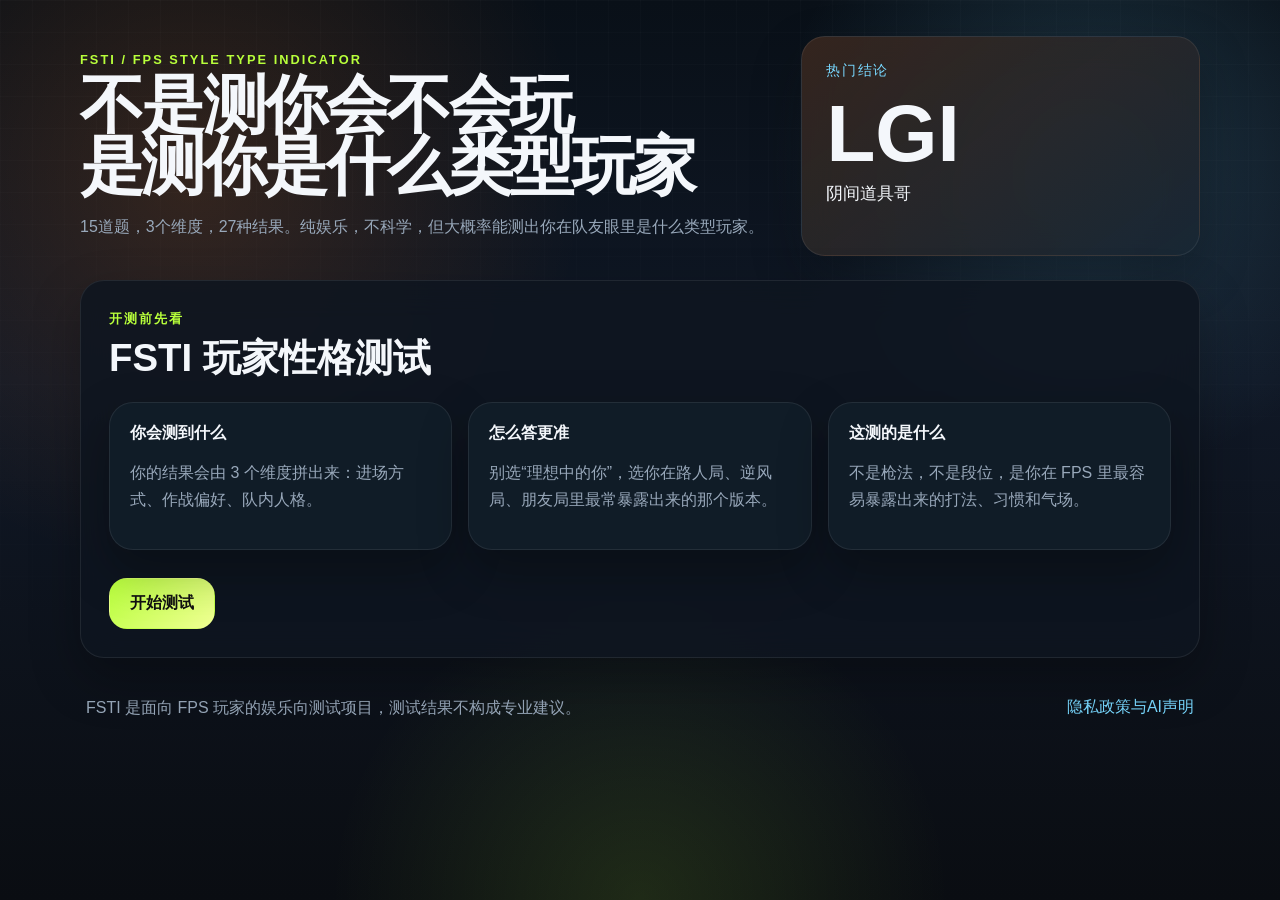
<file: index.html>
<!DOCTYPE html>
<html lang="zh-CN">
<head>
  <meta charset="UTF-8">
  <meta name="viewport" content="width=device-width, initial-scale=1.0">
  <title>FSTI｜FPS玩家性格测试</title>
  <meta
    name="description"
    content="15道题测出你的 FSTI 类型：这不是严肃人格测试，这是给 FPS 玩家做的娱乐向性格测试。"
  >
  <link rel="stylesheet" href="./styles.css">
</head>
<body>
  <div class="page-shell">
    <header class="hero">
      <div class="hero-copy">
        <p class="eyebrow">FSTI / FPS STYLE TYPE INDICATOR</p>
        <h1>不是测你会不会玩<br>是测你是什么类型玩家</h1>
        <p class="hero-text">
          15道题，3个维度，27种结果。纯娱乐，不科学，但大概率能测出你在队友眼里是什么类型玩家。
        </p>
      </div>
      <div class="hero-badge">
        <span>热门结论</span>
        <strong id="hero-highlight">LUS</strong>
        <p>阴间道具哥</p>
      </div>
    </header>

    <main class="app-frame">
      <section class="panel intro-panel active" id="intro-panel">
        <div class="panel-head">
          <span class="panel-kicker">开测前先看</span>
          <h2>FSTI 玩家性格测试</h2>
        </div>
        <div class="intro-grid">
          <article class="intro-card">
            <h3>你会测到什么</h3>
            <p>你的结果会由 3 个维度拼出来：进场方式、作战偏好、队内人格。</p>
          </article>
          <article class="intro-card">
            <h3>怎么答更准</h3>
            <p>别选“理想中的你”，选你在路人局、逆风局、朋友局里最常暴露出来的那个版本。</p>
          </article>
          <article class="intro-card">
            <h3>这测的是什么</h3>
            <p>不是枪法，不是段位，是你在 FPS 里最容易暴露出来的打法、习惯和气场。</p>
          </article>
        </div>
        <button class="primary-btn" id="start-btn" type="button">开始测试</button>
      </section>

      <section class="panel quiz-panel" id="quiz-panel" aria-live="polite">
        <div class="quiz-topbar">
          <div>
            <p class="panel-kicker">题目进度</p>
            <h2 id="question-counter">第 1 / 15 题</h2>
          </div>
          <div class="progress-wrap" aria-hidden="true">
            <div class="progress-bar">
              <div class="progress-fill" id="progress-fill"></div>
            </div>
            <span id="progress-text">6%</span>
          </div>
        </div>

        <article class="question-card">
          <p class="question-axis" id="question-axis">进场方式</p>
          <h3 class="question-title" id="question-title"></h3>
          <div class="options" id="options"></div>
        </article>

        <div class="quiz-actions">
          <button class="ghost-btn" id="prev-btn" type="button">上一题</button>
        </div>
      </section>

      <section class="panel result-panel" id="result-panel" aria-live="polite">
        <div class="result-head">
          <p class="panel-kicker">你的 FSTI 结果</p>
          <div class="type-chip" id="result-code">LUS</div>
          <h2 id="result-name">阴间道具哥</h2>
          <p class="result-tagline" id="result-tagline"></p>
        </div>

        <div class="result-grid">
          <article class="result-card spotlight">
            <h3>一句话诊断</h3>
            <p id="result-summary"></p>
          </article>
          <article class="result-card">
            <h3>你的拿手戏</h3>
            <ul id="result-strengths"></ul>
          </article>
          <article class="result-card">
            <h3>最容易被吐槽</h3>
            <ul id="result-weaknesses"></ul>
          </article>
          <article class="result-card">
            <h3>路人局评价</h3>
            <p id="result-impression"></p>
          </article>
        </div>

        <div class="dimension-grid" id="dimension-grid"></div>

        <div class="result-actions">
          <button class="primary-btn" id="copy-btn" type="button">复制结果文案</button>
          <button class="ghost-btn" id="restart-btn" type="button">重新测试</button>
        </div>
        <p class="result-note">部分内容由AI生成，仅供娱乐    抖音号：fpslover</p>
      </section>
    </main>
    <footer class="site-footer">
      <p class="footer-copy">FSTI 是面向 FPS 玩家的娱乐向测试项目，测试结果不构成专业建议。</p>
      <nav class="footer-links" aria-label="站点说明">
        <a class="footer-link" href="./policy.html">隐私政策与AI声明</a>
      </nav>
    </footer>
  </div>

  <template id="option-template">
    <button class="option-btn" type="button">
      <span class="option-letter"></span>
      <span class="option-text"></span>
    </button>
  </template>

  <script src="./app.js"></script>
</body>
</html>
</file>
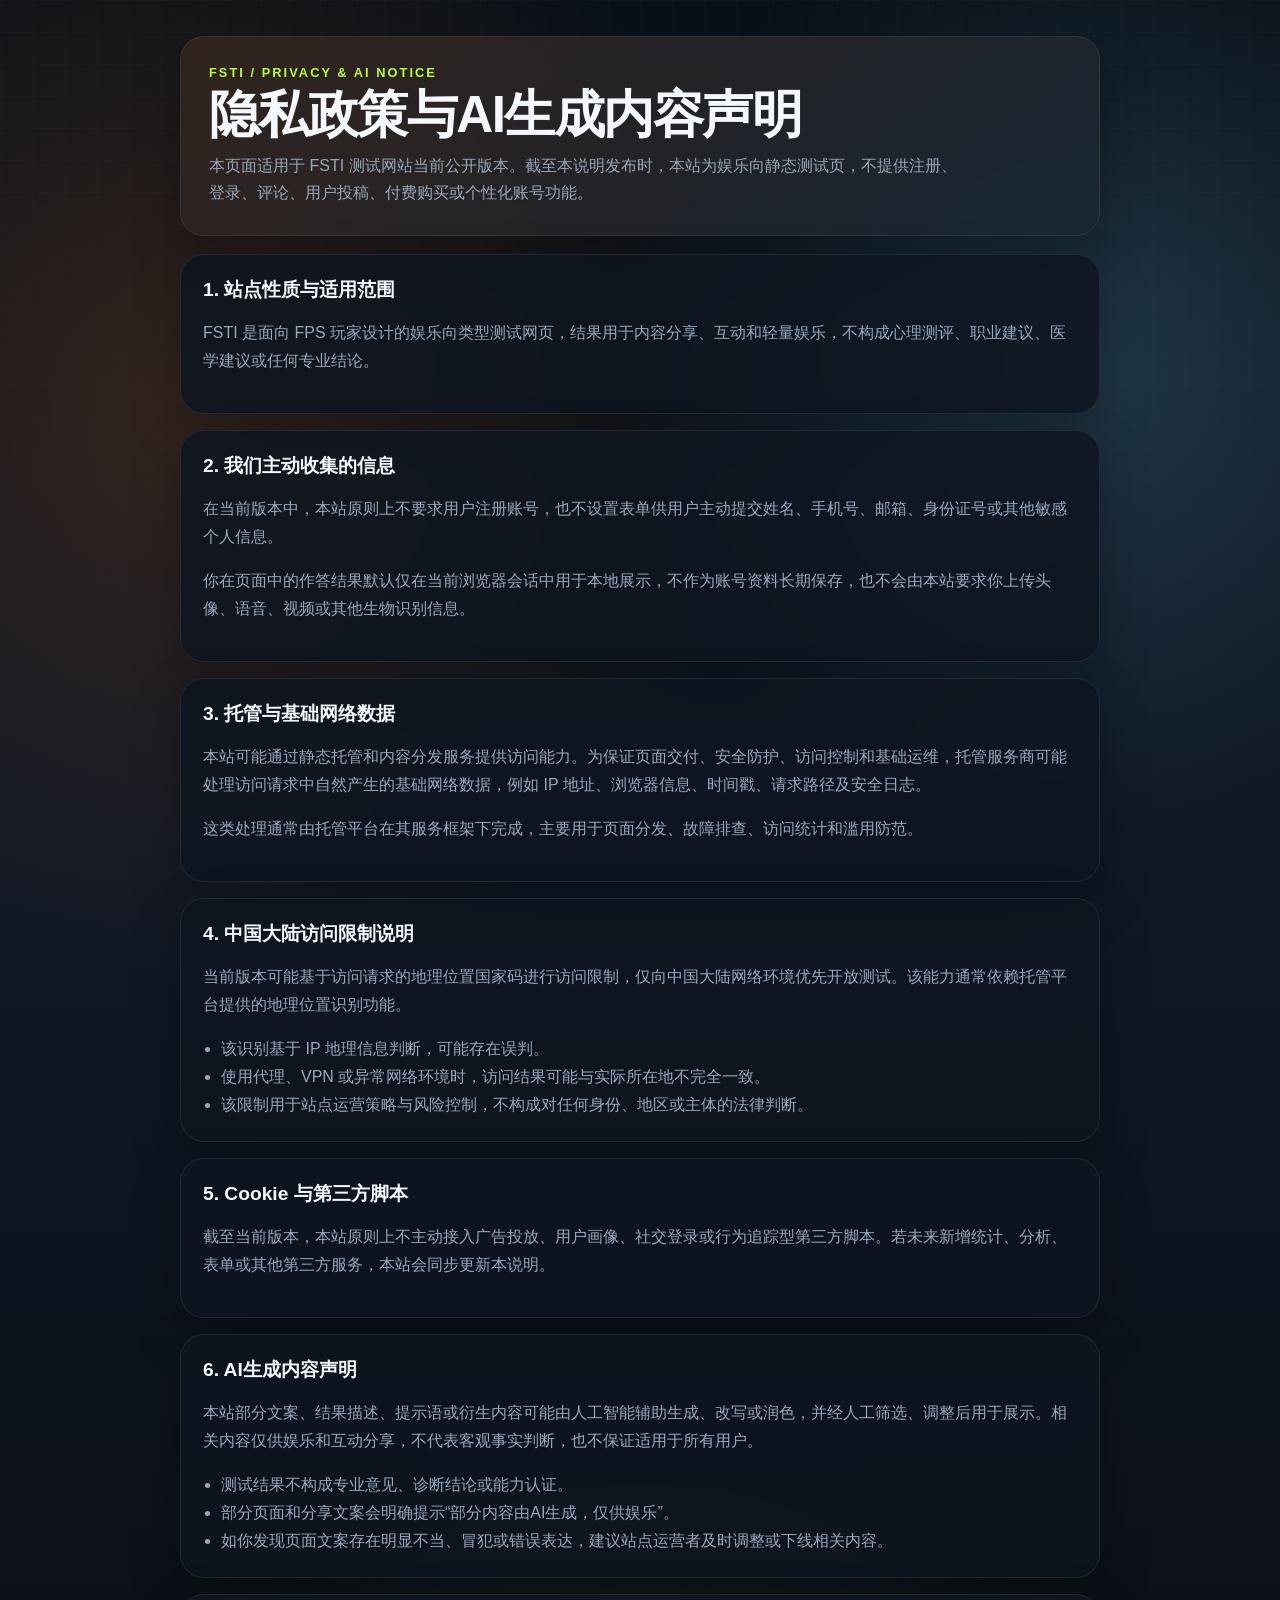
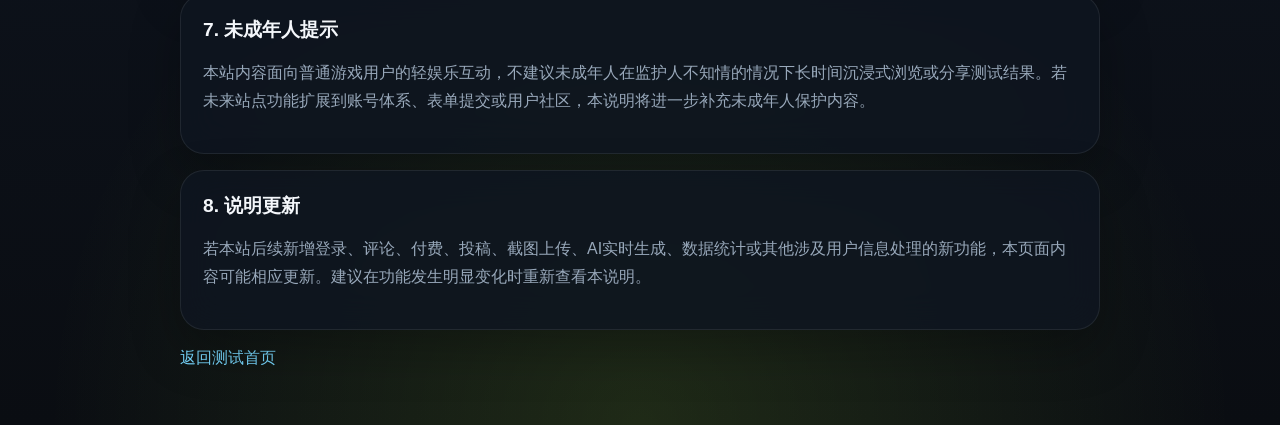
<file: policy.html>
<!DOCTYPE html>
<html lang="zh-CN">
<head>
  <meta charset="UTF-8">
  <meta name="viewport" content="width=device-width, initial-scale=1.0">
  <title>FSTI｜隐私政策与AI声明</title>
  <meta
    name="description"
    content="FSTI 网站的隐私政策与 AI 生成内容声明，说明站点数据处理方式、访问限制逻辑与娱乐性内容边界。"
  >
  <link rel="stylesheet" href="./styles.css">
</head>
<body>
  <div class="legal-shell">
    <header class="legal-hero">
      <p class="eyebrow">FSTI / PRIVACY & AI NOTICE</p>
      <h1>隐私政策与AI生成内容声明</h1>
      <p class="legal-lead">
        本页面适用于 FSTI 测试网站当前公开版本。截至本说明发布时，本站为娱乐向静态测试页，不提供注册、登录、评论、用户投稿、付费购买或个性化账号功能。
      </p>
    </header>

    <main class="legal-grid">
      <section class="legal-card">
        <h2>1. 站点性质与适用范围</h2>
        <p>
          FSTI 是面向 FPS 玩家设计的娱乐向类型测试网页，结果用于内容分享、互动和轻量娱乐，不构成心理测评、职业建议、医学建议或任何专业结论。
        </p>
      </section>

      <section class="legal-card">
        <h2>2. 我们主动收集的信息</h2>
        <p>
          在当前版本中，本站原则上不要求用户注册账号，也不设置表单供用户主动提交姓名、手机号、邮箱、身份证号或其他敏感个人信息。
        </p>
        <p>
          你在页面中的作答结果默认仅在当前浏览器会话中用于本地展示，不作为账号资料长期保存，也不会由本站要求你上传头像、语音、视频或其他生物识别信息。
        </p>
      </section>

      <section class="legal-card">
        <h2>3. 托管与基础网络数据</h2>
        <p>
          本站可能通过静态托管和内容分发服务提供访问能力。为保证页面交付、安全防护、访问控制和基础运维，托管服务商可能处理访问请求中自然产生的基础网络数据，例如 IP 地址、浏览器信息、时间戳、请求路径及安全日志。
        </p>
        <p>
          这类处理通常由托管平台在其服务框架下完成，主要用于页面分发、故障排查、访问统计和滥用防范。
        </p>
      </section>

      <section class="legal-card">
        <h2>4. 中国大陆访问限制说明</h2>
        <p>
          当前版本可能基于访问请求的地理位置国家码进行访问限制，仅向中国大陆网络环境优先开放测试。该能力通常依赖托管平台提供的地理位置识别功能。
        </p>
        <ul>
          <li>该识别基于 IP 地理信息判断，可能存在误判。</li>
          <li>使用代理、VPN 或异常网络环境时，访问结果可能与实际所在地不完全一致。</li>
          <li>该限制用于站点运营策略与风险控制，不构成对任何身份、地区或主体的法律判断。</li>
        </ul>
      </section>

      <section class="legal-card">
        <h2>5. Cookie 与第三方脚本</h2>
        <p>
          截至当前版本，本站原则上不主动接入广告投放、用户画像、社交登录或行为追踪型第三方脚本。若未来新增统计、分析、表单或其他第三方服务，本站会同步更新本说明。
        </p>
      </section>

      <section class="legal-card">
        <h2>6. AI生成内容声明</h2>
        <p>
          本站部分文案、结果描述、提示语或衍生内容可能由人工智能辅助生成、改写或润色，并经人工筛选、调整后用于展示。相关内容仅供娱乐和互动分享，不代表客观事实判断，也不保证适用于所有用户。
        </p>
        <ul>
          <li>测试结果不构成专业意见、诊断结论或能力认证。</li>
          <li>部分页面和分享文案会明确提示“部分内容由AI生成，仅供娱乐”。</li>
          <li>如你发现页面文案存在明显不当、冒犯或错误表达，建议站点运营者及时调整或下线相关内容。</li>
        </ul>
      </section>

      <section class="legal-card">
        <h2>7. 未成年人提示</h2>
        <p>
          本站内容面向普通游戏用户的轻娱乐互动，不建议未成年人在监护人不知情的情况下长时间沉浸式浏览或分享测试结果。若未来站点功能扩展到账号体系、表单提交或用户社区，本说明将进一步补充未成年人保护内容。
        </p>
      </section>

      <section class="legal-card">
        <h2>8. 说明更新</h2>
        <p>
          若本站后续新增登录、评论、付费、投稿、截图上传、AI实时生成、数据统计或其他涉及用户信息处理的新功能，本页面内容可能相应更新。建议在功能发生明显变化时重新查看本说明。
        </p>
      </section>
    </main>

    <a class="legal-back" href="./index.html">返回测试首页</a>
  </div>
</body>
</html>
</file>
<file: styles.css>
:root {
  --bg: #0d1117;
  --panel: rgba(14, 22, 32, 0.86);
  --panel-strong: rgba(18, 29, 41, 0.94);
  --text: #f4f7fb;
  --muted: #98a8ba;
  --line: rgba(255, 255, 255, 0.08);
  --hot: #ff7a18;
  --acid: #b8ff3b;
  --sky: #78d8ff;
  --shadow: 0 20px 50px rgba(0, 0, 0, 0.28);
  color-scheme: dark;
}

* {
  box-sizing: border-box;
}

html,
body {
  margin: 0;
  min-height: 100%;
}

body {
  font-family: "Segoe UI Variable Display", "Trebuchet MS", "PingFang SC", "Microsoft YaHei", sans-serif;
  color: var(--text);
  background:
    radial-gradient(circle at 15% 20%, rgba(255, 122, 24, 0.16), transparent 30%),
    radial-gradient(circle at 85% 18%, rgba(120, 216, 255, 0.18), transparent 24%),
    radial-gradient(circle at 50% 100%, rgba(184, 255, 59, 0.12), transparent 28%),
    linear-gradient(180deg, #091018 0%, #101826 42%, #0a0d12 100%);
}

body::before {
  content: "";
  position: fixed;
  inset: 0;
  pointer-events: none;
  background-image:
    linear-gradient(rgba(255, 255, 255, 0.02) 1px, transparent 1px),
    linear-gradient(90deg, rgba(255, 255, 255, 0.02) 1px, transparent 1px);
  background-size: 32px 32px;
  mask-image: linear-gradient(180deg, rgba(0, 0, 0, 0.9), transparent);
}

.page-shell {
  width: min(1120px, calc(100% - 32px));
  margin: 0 auto;
  padding: 36px 0 56px;
}

.hero {
  display: grid;
  grid-template-columns: 1.4fr 0.8fr;
  gap: 24px;
  align-items: end;
  margin-bottom: 24px;
}

.hero-copy h1 {
  margin: 8px 0 14px;
  font-family: "Bahnschrift", "Arial Narrow", sans-serif;
  font-size: clamp(2.5rem, 5vw, 4.5rem);
  line-height: 0.96;
  letter-spacing: -0.04em;
  text-transform: uppercase;
}

.eyebrow,
.panel-kicker,
.question-axis {
  margin: 0;
  color: var(--acid);
  font-size: 0.8rem;
  font-weight: 700;
  letter-spacing: 0.16em;
  text-transform: uppercase;
}

.hero-text,
.intro-card p,
.result-card p,
.result-card li,
.dimension-card p {
  color: var(--muted);
  line-height: 1.65;
}

.hero-badge,
.panel,
.intro-card,
.question-card,
.result-card,
.dimension-card {
  border: 1px solid var(--line);
  border-radius: 24px;
  backdrop-filter: blur(18px);
  box-shadow: var(--shadow);
}

.hero-badge {
  padding: 24px;
  background:
    linear-gradient(145deg, rgba(255, 122, 24, 0.16), rgba(120, 216, 255, 0.08)),
    var(--panel);
  min-height: 220px;
}

.hero-badge span {
  display: inline-block;
  color: var(--sky);
  font-size: 0.85rem;
  letter-spacing: 0.12em;
  text-transform: uppercase;
}

.hero-badge strong {
  display: block;
  margin-top: 14px;
  font-family: "Bahnschrift", sans-serif;
  font-size: clamp(3rem, 8vw, 5rem);
  line-height: 1;
}

.hero-badge p {
  margin: 8px 0 0;
  font-size: 1.05rem;
  color: var(--text);
}

.panel {
  display: none;
  padding: 28px;
  background: var(--panel);
}

.panel.active {
  display: block;
}

.panel-head h2,
.result-head h2,
.question-title {
  margin: 8px 0 0;
  font-size: clamp(1.6rem, 3vw, 2.4rem);
  line-height: 1.15;
}

.intro-grid,
.result-grid,
.dimension-grid {
  display: grid;
  gap: 16px;
}

.intro-grid {
  grid-template-columns: repeat(3, minmax(0, 1fr));
  margin: 22px 0 28px;
}

.intro-card,
.result-card,
.dimension-card {
  padding: 20px;
  background: var(--panel-strong);
}

.intro-card h3,
.result-card h3,
.dimension-card h3 {
  margin: 0 0 10px;
  font-size: 1rem;
}

.primary-btn,
.ghost-btn,
.option-btn {
  border: 1px solid transparent;
  border-radius: 18px;
  cursor: pointer;
  transition: transform 180ms ease, border-color 180ms ease, background 180ms ease;
}

.primary-btn,
.ghost-btn {
  padding: 14px 20px;
  font-size: 1rem;
  font-weight: 700;
}

.primary-btn {
  color: #111;
  background: linear-gradient(135deg, var(--acid), #f0ff94);
}

.ghost-btn {
  color: var(--text);
  background: rgba(255, 255, 255, 0.03);
  border-color: var(--line);
}

.primary-btn:disabled,
.ghost-btn:disabled {
  opacity: 0.45;
  cursor: not-allowed;
  transform: none;
}

.quiz-topbar,
.quiz-actions,
.result-actions {
  display: flex;
  gap: 16px;
  align-items: center;
  justify-content: space-between;
}

.quiz-actions {
  justify-content: flex-start;
}

.progress-wrap {
  min-width: 200px;
  text-align: right;
}

.progress-bar {
  overflow: hidden;
  width: 100%;
  height: 10px;
  border-radius: 999px;
  background: rgba(255, 255, 255, 0.08);
  margin-bottom: 8px;
}

.progress-fill {
  width: 0;
  height: 100%;
  border-radius: inherit;
  background: linear-gradient(90deg, var(--hot), var(--acid));
}

.question-card {
  margin: 24px 0;
  padding: 26px;
  background:
    linear-gradient(180deg, rgba(255, 122, 24, 0.08), transparent 40%),
    var(--panel-strong);
}

.question-axis {
  color: var(--sky);
}

.options {
  display: grid;
  gap: 14px;
  margin-top: 22px;
}

.option-btn {
  display: grid;
  grid-template-columns: auto 1fr;
  gap: 14px;
  align-items: start;
  width: 100%;
  padding: 16px 18px;
  color: var(--text);
  text-align: left;
  background: rgba(255, 255, 255, 0.035);
  border-color: var(--line);
}

.option-btn.selected {
  background: linear-gradient(135deg, rgba(255, 122, 24, 0.18), rgba(184, 255, 59, 0.12));
  border-color: rgba(184, 255, 59, 0.5);
}

.option-letter {
  display: inline-flex;
  align-items: center;
  justify-content: center;
  width: 34px;
  height: 34px;
  border-radius: 12px;
  color: #10131a;
  font-weight: 900;
  background: linear-gradient(135deg, var(--sky), #d6f7ff);
}

.option-text {
  font-size: 1.02rem;
  line-height: 1.5;
}

.result-panel {
  background:
    radial-gradient(circle at top right, rgba(255, 122, 24, 0.1), transparent 24%),
    radial-gradient(circle at left bottom, rgba(120, 216, 255, 0.1), transparent 28%),
    var(--panel);
}

.result-head {
  text-align: center;
}

.type-chip {
  display: inline-flex;
  align-items: center;
  justify-content: center;
  min-width: 120px;
  margin-top: 16px;
  padding: 14px 20px;
  border: 1px solid rgba(184, 255, 59, 0.38);
  border-radius: 999px;
  color: var(--acid);
  font-family: "Bahnschrift", sans-serif;
  font-size: 1.6rem;
  font-weight: 800;
  letter-spacing: 0.18em;
  background: rgba(184, 255, 59, 0.08);
}

.result-tagline {
  width: min(700px, 100%);
  margin: 14px auto 0;
  font-size: 1.1rem;
}

.result-grid {
  grid-template-columns: repeat(2, minmax(0, 1fr));
  margin-top: 28px;
}

.spotlight {
  background:
    linear-gradient(145deg, rgba(255, 122, 24, 0.15), rgba(120, 216, 255, 0.08)),
    var(--panel-strong);
}

.result-card ul {
  margin: 0;
  padding-left: 18px;
}

.dimension-grid {
  grid-template-columns: repeat(3, minmax(0, 1fr));
  margin-top: 18px;
}

.dimension-card strong {
  display: block;
  margin-top: 8px;
  color: var(--text);
  font-size: 1.1rem;
}

.result-actions {
  margin-top: 26px;
}

.result-note {
  margin: 16px 0 0;
  text-align: center;
  color: var(--muted);
  font-size: 0.88rem;
  letter-spacing: 0.02em;
}

.site-footer {
  display: flex;
  flex-wrap: wrap;
  gap: 12px 20px;
  align-items: center;
  justify-content: space-between;
  margin-top: 18px;
  padding: 18px 6px 0;
  color: var(--muted);
}

.footer-copy {
  margin: 0;
  max-width: 680px;
  line-height: 1.7;
}

.footer-links {
  display: flex;
  flex-wrap: wrap;
  gap: 10px 14px;
}

.footer-link {
  color: var(--sky);
  text-decoration: none;
  border-bottom: 1px solid transparent;
}

.footer-link:hover {
  border-bottom-color: currentColor;
}

.legal-shell {
  width: min(920px, calc(100% - 32px));
  margin: 0 auto;
  padding: 36px 0 56px;
}

.legal-hero,
.legal-card {
  border: 1px solid var(--line);
  border-radius: 24px;
  backdrop-filter: blur(18px);
  box-shadow: var(--shadow);
}

.legal-hero {
  padding: 28px;
  background:
    linear-gradient(145deg, rgba(255, 122, 24, 0.14), rgba(120, 216, 255, 0.08)),
    var(--panel);
}

.legal-hero h1 {
  margin: 10px 0 12px;
  font-family: "Bahnschrift", "Arial Narrow", sans-serif;
  font-size: clamp(2rem, 4vw, 3.25rem);
  line-height: 0.98;
  letter-spacing: -0.03em;
}

.legal-lead {
  margin: 0;
  max-width: 760px;
  color: var(--muted);
  line-height: 1.7;
}

.legal-grid {
  display: grid;
  gap: 16px;
  margin-top: 18px;
}

.legal-card {
  padding: 22px;
  background: var(--panel);
}

.legal-card h2 {
  margin: 0 0 10px;
  font-size: 1.2rem;
}

.legal-card p,
.legal-card li {
  color: var(--muted);
  line-height: 1.75;
}

.legal-card ul {
  margin: 0;
  padding-left: 18px;
}

.legal-back {
  display: inline-flex;
  margin-top: 18px;
  color: var(--sky);
  text-decoration: none;
}

.legal-back:hover {
  text-decoration: underline;
}

@media (max-width: 860px) {
  .hero,
  .intro-grid,
  .result-grid,
  .dimension-grid {
    grid-template-columns: 1fr;
  }

  .quiz-topbar,
  .quiz-actions,
  .result-actions {
    flex-direction: column;
    align-items: stretch;
  }

  .progress-wrap {
    min-width: 0;
    text-align: left;
  }

  .page-shell {
    width: min(100% - 20px, 1120px);
    padding-top: 20px;
  }

  .panel,
  .hero-badge,
  .legal-hero,
  .legal-card {
    padding: 20px;
  }

  .site-footer {
    padding-top: 14px;
  }
}
</file>
